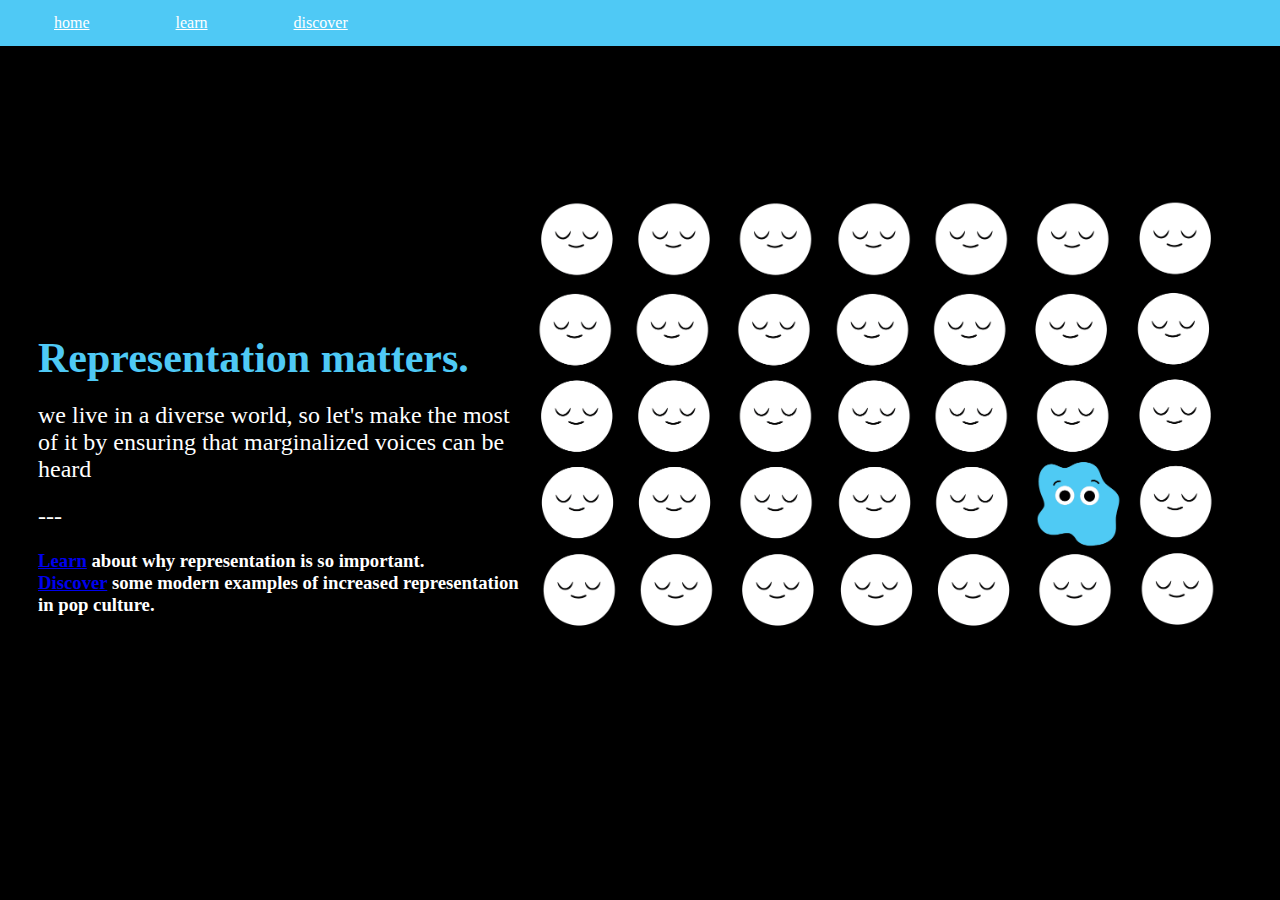
<file: index.html>
<!DOCTYPE html>
<html>
<head>
	<meta charset="utf-8">
	<meta name="viewport" content="width=device-width, initial-scale=1">
	<title>Home</title>
	<link rel="stylesheet" type="text/css" href="style.css">
</head>
<body>

<nav class="navbar">
    <ul>
        <li><a href="index.html">home</a></li>
        <li><a href="about.html">learn</a></li>
        <li><a href="discover.html">discover</a></li>
    </ul>
</nav>

<!-- Main Content -->
<div class="main-content">
    <div class="text-content">
        <h1>Representation matters.</h1>
        <p>we live in a diverse world, so let's make the most of it by ensuring that marginalized voices can be heard</p>
        <p>---</p>
        <h3><a href="about.html">Learn</a> about why representation is so important.</h3>
        <h3><a href="discover.html">Discover</a> some modern examples of increased representation in pop culture.</h3>
    </div>
    <div class="image-content">
        <img src="blueblob.png" alt="Blue Blob">
    </div>
</div>

</body>
</html>
</file>
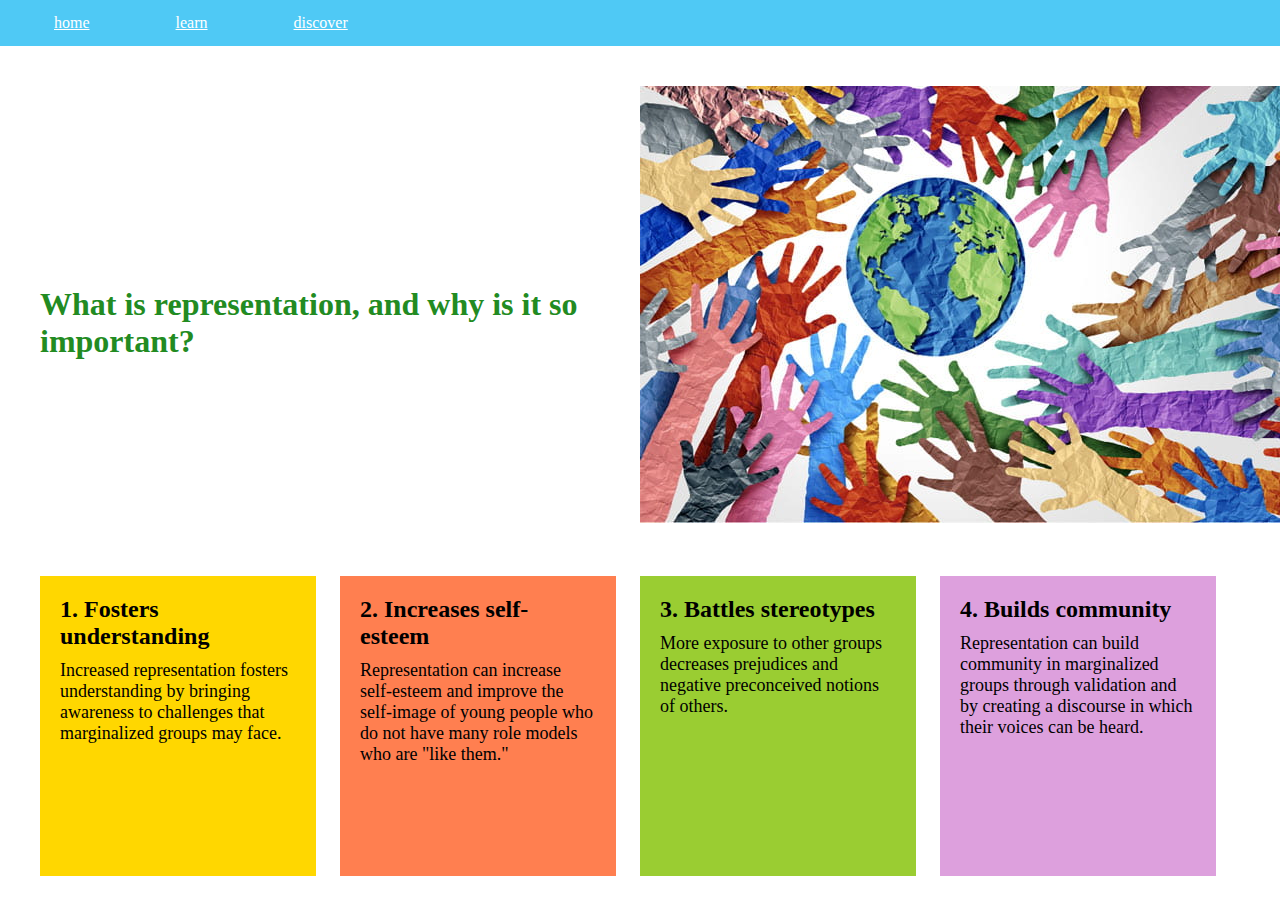
<file: about.html>
<!DOCTYPE html>
<html>
<head>
	<meta charset="utf-8">
	<meta name="viewport" content="width=device-width, initial-scale=1">
	<title>Discover</title>
	<link rel="stylesheet" type="text/css" href="about.css">
</head>
<body>

<nav class="navbar">
    <ul>
        <li><a href="index.html">home</a></li>
        <li><a href="about.html">learn</a></li>
        <li><a href="discover.html">discover</a></li>
    </ul>
</nav>

<div class="top-content">
	<div class="image-content">
		<img src="diversity.jpg">
	</div>
	<div class="heading-text">
		<h1>What is representation, and why is it so important?</h1>
	</div>
</div>

<div class="bottom-content">
	<div class="row">
  		<div class="column" style="background-color:gold;">
    		<h2>1. Fosters understanding</h2>
    		<p>Increased representation fosters understanding by bringing awareness to challenges that marginalized groups may face.</p>
  		</div>
  		<div class="column" style="background-color:coral;">
    		<h2>2. Increases self-esteem</h2>
    		<p>Representation can increase self-esteem and improve the self-image of young people who do not have many role models who are "like them."</p>
  		</div>
  		<div class="column" style="background-color:yellowgreen;">
    		<h2>3. Battles stereotypes</h2>
    		<p>More exposure to other groups decreases prejudices and negative preconceived notions of others.</p>
  		</div>
  		<div class="column" style="background-color:plum;">
    		<h2>4. Builds community</h2>
    		<p>Representation can build community in marginalized groups through validation and by creating a discourse in which their voices can be heard.</p>
  		</div>
	</div>

</div>

</body>
</html>
</file>
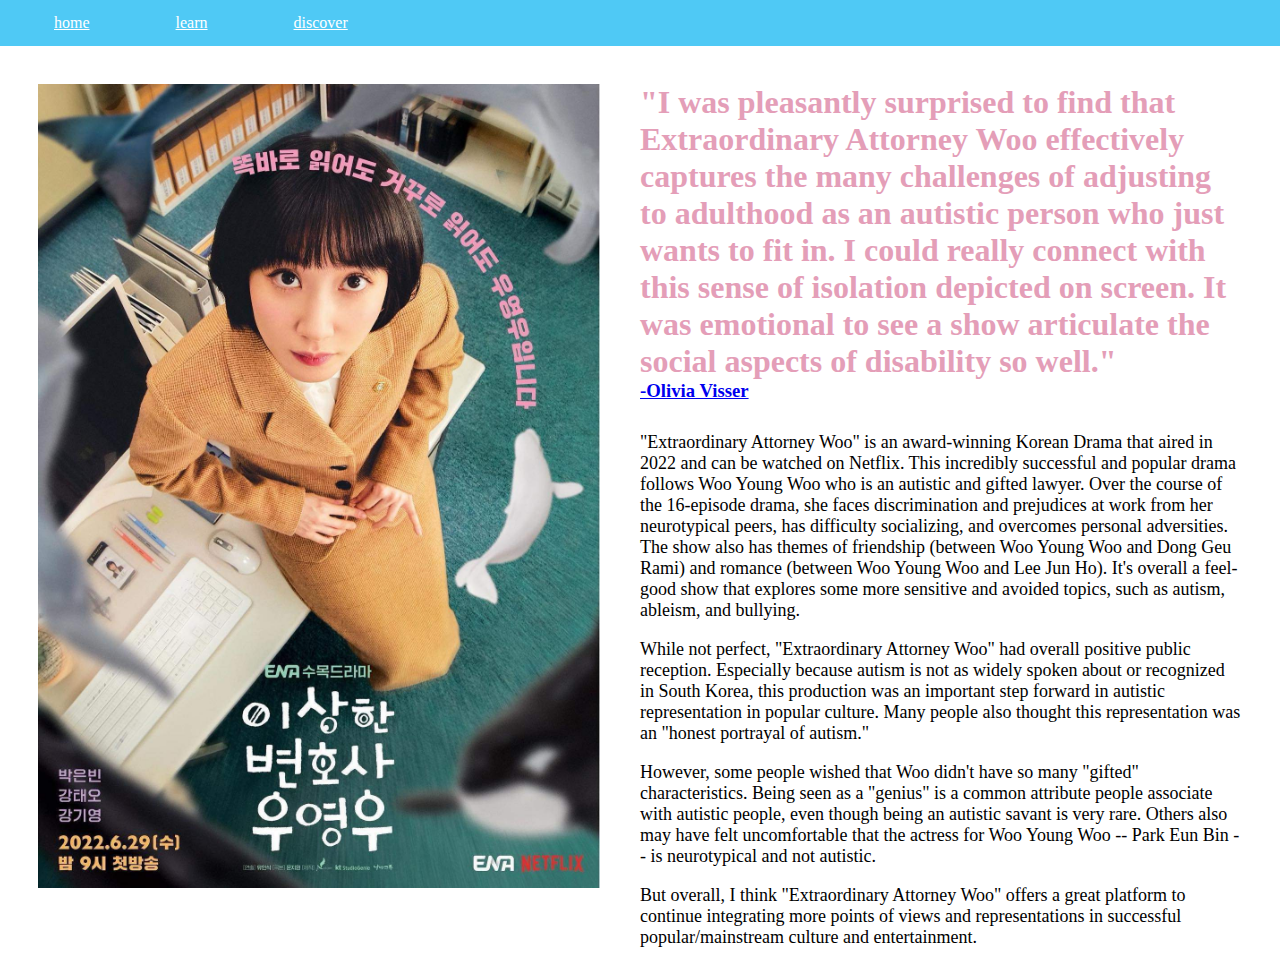
<file: discover.html>
<!DOCTYPE html>
<html>
<head>
	<meta charset="utf-8">
	<meta name="viewport" content="width=device-width, initial-scale=1">
	<title>Discover</title>
	<link rel="stylesheet" type="text/css" href="discover.css">
</head>
<body>

<nav class="navbar">
    <ul>
        <li><a href="index.html">home</a></li>
        <li><a href="about.html">learn</a></li>
        <li><a href="discover.html">discover</a></li>
    </ul>
</nav>

<div class="main-content">
	<div class="image-content">
		<img src="woo.jpg">
	</div>
	<div class="text-content">
		<h1>"I was pleasantly surprised to find that Extraordinary Attorney Woo effectively captures the many challenges of adjusting to adulthood as an autistic person who just wants to fit in. I could really connect with this sense of isolation depicted on screen. It was emotional to see a show articulate the social aspects of disability so well."</h1>
		<a href="https://the-peak.ca/2022/09/an-autistic-persons-review-of-extraordinary-attorney-woo/"><h3>-Olivia Visser</h3></a>
		<p>"Extraordinary Attorney Woo" is an award-winning Korean Drama that aired in 2022 and can be watched on Netflix. This incredibly successful and popular drama follows Woo Young Woo who is an autistic and gifted lawyer. Over the course of the 16-episode drama, she faces discrimination and prejudices at work from her neurotypical peers, has difficulty socializing, and overcomes personal adversities. The show also has themes of friendship (between Woo Young Woo and Dong Geu Rami) and romance (between Woo Young Woo and Lee Jun Ho). It's overall a feel-good show that explores some more sensitive and avoided topics, such as autism, ableism, and bullying.</p>
		<p>While not perfect, "Extraordinary Attorney Woo" had overall positive public reception. Especially because autism is not as widely spoken about or recognized in South Korea, this production was an important step forward in autistic representation in popular culture. Many people also thought this representation was an "honest portrayal of autism."</p>
		<p>However, some people wished that Woo didn't have so many "gifted" characteristics. Being seen as a "genius" is a common attribute people associate with autistic people, even though being an autistic savant is very rare. Others also may have felt uncomfortable that the actress for Woo Young Woo -- Park Eun Bin -- is neurotypical and not autistic.</p>
		<p>But overall, I think "Extraordinary Attorney Woo" offers a great platform to continue integrating more points of views and representations in successful popular/mainstream culture and entertainment.</p>
	</div>
</div>

</body>
</html>
</file>
<file: style.css>
* {
	box-sizing: border-box;
	margin:0;
	padding:0;
}

body {
    font-family: verdana;
    background-color: black;
    color: white;
}

.navbar {
    background-color: #4FC9F5;
    padding-left: 38px;
}

.navbar ul {
    list-style-type: none;
    padding: 0;
}

.navbar li {
    display: inline-block;
    margin-right: 50px;
}

.navbar a {
    color: white;
    text-align: center;
    padding: 14px 16px;
    display: block;
}

.main-content {
    width: 100%;
    padding: 38px;
}

.text-content {
    width: 40%;
    float: left;
    margin-top: 250px;
}

.text-content h1 {
    font-size: 42px;
    margin-bottom: 20px;
    color:#4FC9F5;
}

.text-content p {
    font-size: 24px;
    margin-bottom:20px;
}

.image-content {
    width: 60%;
    float: right;
    margin-top:100px;
}

.image-content img {
    max-width: 100%;
    height: auto;
}
</file>
<file: about.css>
* {
    box-sizing: border-box;
    margin:0;
    padding:0;
    font-family: verdana;
}

.navbar {
    background-color: #4FC9F5;
    padding-left: 38px;
}

.navbar ul {
    font-family: verdana;
    list-style-type: none;
    padding: 0;
}

.navbar li {
    display: inline-block;
    margin-right: 50px;
}

.navbar a {
    color: white;
    text-align: center;
    padding: 14px 16px;
    display: block;
}

.top-content {
    width:100%;
    padding:40px;
}

.image-content {
    float:right;
    width:50%;
}

.heading-text {
    float:left;
    width:50%;
    padding-top:200px;
    color:forestgreen;
}

.bottom-content {
    padding-left:40px;
    padding-right:40px;
    padding-top:450px;
}

.column {
  float: left;
  width: 23%;
  margin-right:2%;
  padding: 20px;
  height: 300px;
}

.row:after {
  content: "";
  display: table;
  clear: both;
}

h2 {
    padding-bottom:10px;
}

p {
    font-size: 18px;
}
</file>
<file: discover.css>
* {
	box-sizing: border-box;
	margin:0;
	padding:0;
	font-family: verdana;
}

.navbar {
    background-color: #4FC9F5;
    padding-left: 38px;
}

.navbar ul {
    font-family: verdana;
    list-style-type: none;
    padding: 0;
}

.navbar li {
    display: inline-block;
    margin-right: 50px;
}

.navbar a {
    color: white;
    text-align: center;
    padding: 14px 16px;
    display: block;
}

.main-content {
	padding:38px;
}

.image-content {
	width:50%;
	float:left;
}

.image-content img {
	max-width:100%;
	height:auto;
	padding-right:40px;
}

.text-content {
	float:right;
	width:50%;
}

.text-content h1 {
	color:#E49EB8;
}

.text-content h3 {
	padding-bottom:30px;
}

.text-content p {
	padding-bottom:18px;
	font-size:18px;
}
</file>
